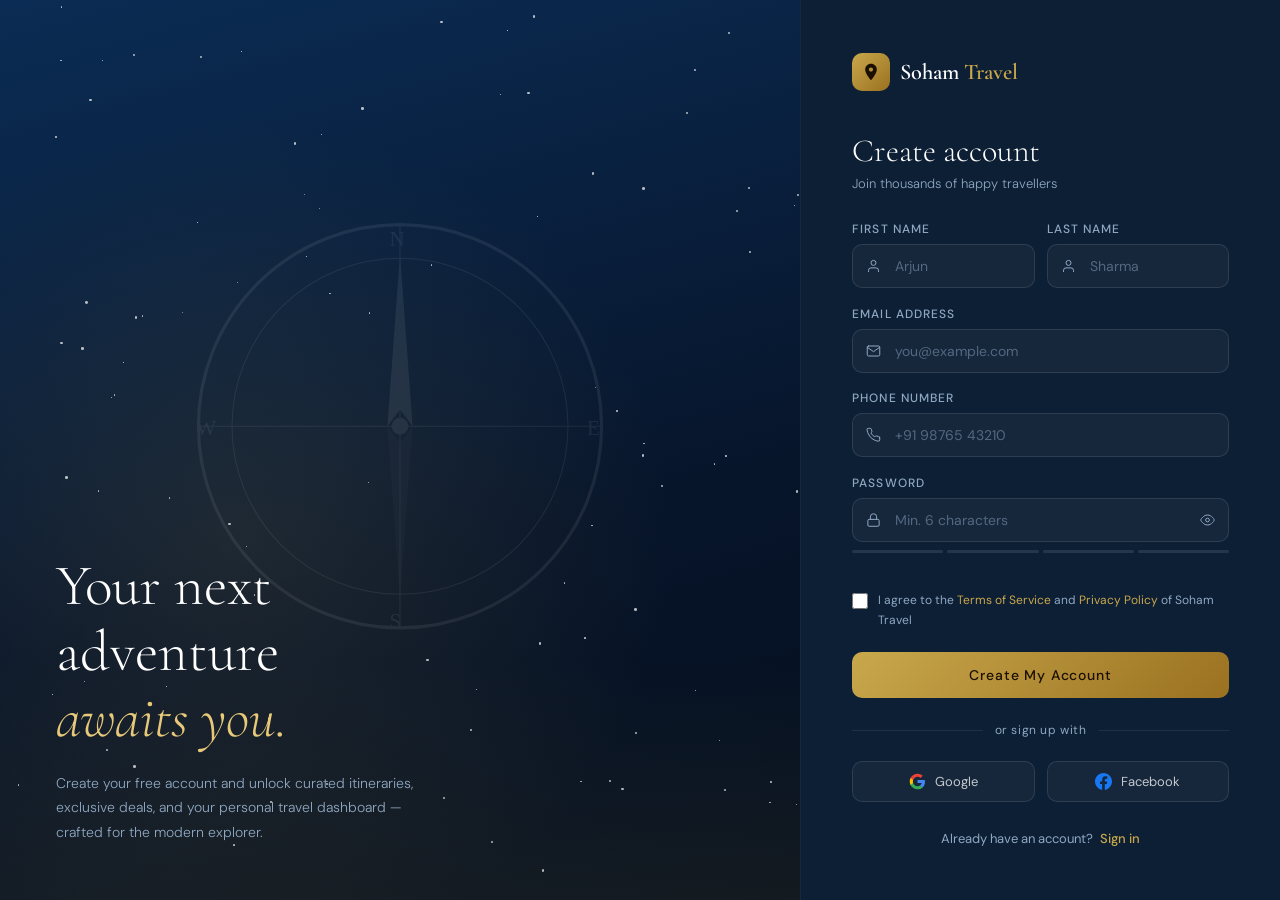
<file: index.html>
<!DOCTYPE html>
<html lang="en">
<head>
  <meta charset="UTF-8" />
  <meta name="viewport" content="width=device-width, initial-scale=1.0"/>
  <title>Register — Soham Travel</title>
  <link href="https://fonts.googleapis.com/css2?family=Cormorant+Garamond:ital,wght@0,300;0,400;0,600;1,300;1,400&family=DM+Sans:wght@300;400;500&display=swap" rel="stylesheet"/>
  <style>
    *, *::before, *::after { box-sizing: border-box; margin: 0; padding: 0; }

    :root {
      --navy: #0b1e3d;
      --deep: #07152b;
      --gold: #c9a84c;
      --gold-light: #e8c97a;
      --white: #ffffff;
      --text-muted: #8fa8c2;
    }

    html, body {
      height: 100%;
      font-family: 'DM Sans', sans-serif;
      background: var(--deep);
      color: var(--white);
    }

    .page {
      display: grid;
      grid-template-columns: 1fr 480px;
      min-height: 100vh;
    }

    /* ── Left Hero Panel ── */
    .hero {
      position: relative;
      overflow: hidden;
      background: var(--navy);
      display: flex;
      flex-direction: column;
      justify-content: flex-end;
      padding: 3.5rem;
    }

    .hero-bg {
      position: absolute; inset: 0;
      background:
        radial-gradient(ellipse at 30% 60%, rgba(201,168,76,0.12) 0%, transparent 55%),
        linear-gradient(165deg, #0b2c54 0%, #07152b 60%, #040e1c 100%);
    }

    .stars { position: absolute; inset: 0; pointer-events: none; }
    .star {
      position: absolute;
      border-radius: 50%;
      background: rgba(255,255,255,0.7);
      animation: twinkle 3s infinite ease-in-out alternate;
    }
    @keyframes twinkle {
      0%   { opacity: 0.2; transform: scale(1); }
      100% { opacity: 0.9; transform: scale(1.4); }
    }

    .compass-wrap {
      position: absolute;
      top: 50%; left: 50%;
      transform: translate(-50%, -55%);
      opacity: 0.07;
    }
    .compass-wrap svg { width: 420px; height: 420px; }

    .horizon {
      position: absolute;
      bottom: 0; left: 0; right: 0;
      height: 240px;
      background: linear-gradient(to top, rgba(201,168,76,0.08), transparent);
      pointer-events: none;
    }

    .hero-content { position: relative; z-index: 2; }

    .hero-title {
      font-family: 'Cormorant Garamond', serif;
      font-size: clamp(2.8rem, 4.5vw, 4.2rem);
      font-weight: 300;
      line-height: 1.15;
      color: var(--white);
      margin-bottom: 1.2rem;
    }
    .hero-title em { font-style: italic; color: var(--gold-light); }

    .hero-sub {
      font-size: 14px;
      font-weight: 300;
      color: var(--text-muted);
      line-height: 1.75;
      max-width: 360px;
    }

    /* ── Right Form Panel ── */
    .form-panel {
      background: #0d1f35;
      display: flex;
      flex-direction: column;
      justify-content: center;
      padding: 2.5rem 3.2rem;
      border-left: 1px solid rgba(255,255,255,0.04);
      overflow-y: auto;
    }

    .brand {
      display: flex;
      align-items: center;
      gap: 10px;
      margin-bottom: 2.5rem;
    }
    .brand-icon {
      width: 38px; height: 38px;
      border-radius: 10px;
      background: linear-gradient(135deg, var(--gold) 0%, #9a7120 100%);
      display: flex; align-items: center; justify-content: center;
      flex-shrink: 0;
    }
    .brand-name {
      font-family: 'Cormorant Garamond', serif;
      font-size: 1.4rem;
      font-weight: 600;
      color: var(--white);
    }
    .brand-name span { color: var(--gold); }

    .form-heading {
      font-family: 'Cormorant Garamond', serif;
      font-size: 2rem;
      font-weight: 300;
      color: var(--white);
      margin-bottom: .35rem;
    }
    .form-subheading {
      font-size: 13px;
      color: var(--text-muted);
      margin-bottom: 1.8rem;
      font-weight: 300;
    }

    .field { margin-bottom: 1.1rem; }
    .field label {
      display: block;
      font-size: 12px;
      letter-spacing: 0.09em;
      text-transform: uppercase;
      color: var(--text-muted);
      margin-bottom: 7px;
      font-weight: 500;
    }

    .input-wrap { position: relative; }
    .input-wrap .icon {
      position: absolute;
      left: 14px; top: 50%;
      transform: translateY(-50%);
      color: var(--text-muted);
      display: flex; align-items: center;
      pointer-events: none;
    }
    .input-wrap .toggle-pw {
      position: absolute;
      right: 14px; top: 50%;
      transform: translateY(-50%);
      background: none; border: none;
      cursor: pointer; color: var(--text-muted);
      display: flex; align-items: center;
      padding: 0; transition: color .2s;
    }
    .input-wrap .toggle-pw:hover { color: var(--gold); }

    .field input {
      width: 100%;
      padding: 12px 44px 12px 42px;
      background: rgba(255,255,255,0.04);
      border: 1px solid rgba(255,255,255,0.1);
      border-radius: 10px;
      color: var(--white);
      font-size: 14px;
      font-family: 'DM Sans', sans-serif;
      transition: border-color .25s, background .25s;
      outline: none;
    }
    .field input:focus {
      border-color: var(--gold);
      background: rgba(201,168,76,0.04);
    }
    .field input::placeholder { color: rgba(143,168,194,0.5); }

    /* Name row */
    .name-row {
      display: grid;
      grid-template-columns: 1fr 1fr;
      gap: 12px;
    }

    /* Password strength */
    .strength-bar {
      display: flex;
      gap: 4px;
      margin-top: 8px;
    }
    .strength-bar span {
      flex: 1;
      height: 3px;
      border-radius: 4px;
      background: rgba(255,255,255,0.1);
      transition: background .3s;
    }
    .strength-label {
      font-size: 11px;
      color: var(--text-muted);
      margin-top: 5px;
    }

    /* Terms */
    .terms {
      display: flex;
      align-items: flex-start;
      gap: 10px;
      margin: 1rem 0 1.4rem;
    }
    .terms input[type="checkbox"] {
      width: 16px; height: 16px;
      accent-color: var(--gold);
      cursor: pointer;
      margin-top: 2px;
      flex-shrink: 0;
    }
    .terms span {
      font-size: 12px;
      color: var(--text-muted);
      line-height: 1.6;
    }
    .terms a { color: var(--gold); text-decoration: none; }

    /* Register button */
    .btn-register {
      width: 100%;
      padding: 14px;
      background: linear-gradient(135deg, var(--gold) 0%, #9a7120 100%);
      border: none;
      border-radius: 10px;
      color: #1a0f00;
      font-size: 14px;
      font-weight: 500;
      font-family: 'DM Sans', sans-serif;
      letter-spacing: 0.06em;
      cursor: pointer;
      transition: opacity .2s, transform .15s;
      margin-bottom: 1.5rem;
    }
    .btn-register:hover { opacity: .92; transform: translateY(-1px); }
    .btn-register:active { transform: translateY(0); }
    .btn-register:disabled { opacity: .6; cursor: not-allowed; }

    /* Divider */
    .divider {
      display: flex;
      align-items: center;
      gap: 12px;
      margin-bottom: 1.4rem;
    }
    .divider::before, .divider::after {
      content: ''; flex: 1;
      height: 1px;
      background: rgba(255,255,255,0.08);
    }
    .divider span { font-size: 12px; color: var(--text-muted); letter-spacing: 0.05em; }

    /* Social */
    .socials { display: grid; grid-template-columns: 1fr 1fr; gap: 12px; margin-bottom: 1.8rem; }
    .btn-social {
      display: flex; align-items: center; justify-content: center;
      gap: 9px; padding: 11px 16px;
      background: rgba(255,255,255,0.04);
      border: 1px solid rgba(255,255,255,0.1);
      border-radius: 10px;
      color: rgba(255,255,255,0.75);
      font-size: 13px;
      font-family: 'DM Sans', sans-serif;
      cursor: pointer;
      transition: background .2s, border-color .2s, color .2s;
    }
    .btn-social:hover { background: rgba(255,255,255,0.07); border-color: rgba(255,255,255,0.2); color: var(--white); }

    /* Login row */
    .login-row { text-align: center; font-size: 13px; color: var(--text-muted); }
    .login-row a { color: var(--gold); text-decoration: none; font-weight: 500; margin-left: 4px; transition: color .2s; }
    .login-row a:hover { color: var(--gold-light); }

    /* Messages */
    .error-msg {
      display: none;
      background: rgba(226,75,74,0.12);
      border: 1px solid rgba(226,75,74,0.3);
      border-radius: 8px;
      padding: 10px 14px;
      font-size: 13px;
      color: #f09595;
      margin-bottom: 1rem;
      align-items: center;
      gap: 8px;
    }
    .success-msg {
      display: none;
      background: rgba(46,160,67,0.12);
      border: 1px solid rgba(46,160,67,0.3);
      border-radius: 8px;
      padding: 10px 14px;
      font-size: 13px;
      color: #7ee89a;
      margin-bottom: 1rem;
      align-items: center;
      gap: 8px;
    }

    /* Animations */
    @keyframes fadeUp {
      from { opacity: 0; transform: translateY(18px); }
      to   { opacity: 1; transform: translateY(0); }
    }
    .form-panel > * { animation: fadeUp .5s ease both; }
    .brand            { animation-delay: .05s; }
    .form-heading     { animation-delay: .10s; }
    .form-subheading  { animation-delay: .14s; }

    /* Responsive */
    @media (max-width: 860px) {
      .page { grid-template-columns: 1fr; }
      .hero { display: none; }
      .form-panel { padding: 2rem 1.8rem; }
    }
  </style>
</head>
<body>

<div class="page">

  <!-- ── Left Hero Panel ── -->
  <div class="hero">
    <div class="hero-bg"></div>
    <div class="stars" id="stars"></div>
    <div class="compass-wrap">
      <svg viewBox="0 0 200 200" fill="none" xmlns="http://www.w3.org/2000/svg">
        <circle cx="100" cy="100" r="96" stroke="white" stroke-width="1.5"/>
        <circle cx="100" cy="100" r="80" stroke="white" stroke-width="0.5"/>
        <circle cx="100" cy="100" r="4" fill="white"/>
        <line x1="100" y1="4" x2="100" y2="196" stroke="white" stroke-width="0.5"/>
        <line x1="4" y1="100" x2="196" y2="100" stroke="white" stroke-width="0.5"/>
        <polygon points="100,18 94,100 100,92 106,100" fill="white"/>
        <polygon points="100,182 94,100 100,108 106,100" fill="rgba(255,255,255,0.3)"/>
        <text x="95" y="14" fill="white" font-size="10" font-family="serif">N</text>
        <text x="95" y="196" fill="white" font-size="10" font-family="serif">S</text>
        <text x="3"  y="104" fill="white" font-size="10" font-family="serif">W</text>
        <text x="189" y="104" fill="white" font-size="10" font-family="serif">E</text>
      </svg>
    </div>
    <div class="horizon"></div>
    <div class="hero-content">
      <h1 class="hero-title">
        Your next<br/>adventure<br/><em>awaits you.</em>
      </h1>
      <p class="hero-sub">
        Create your free account and unlock curated itineraries, exclusive deals, and your personal travel dashboard — crafted for the modern explorer.
      </p>
    </div>
  </div>

  <!-- ── Right Form Panel ── -->
  <div class="form-panel">

    <!-- Brand -->
    <div class="brand">
      <div class="brand-icon">
        <svg viewBox="0 0 24 24" fill="none" xmlns="http://www.w3.org/2000/svg" width="20" height="20">
          <path d="M12 2C8.13 2 5 5.13 5 9c0 5.25 7 13 7 13s7-7.75 7-13c0-3.87-3.13-7-7-7zm0 9.5c-1.38 0-2.5-1.12-2.5-2.5S10.62 6.5 12 6.5s2.5 1.12 2.5 2.5S13.38 11.5 12 11.5z" fill="#1a0f00"/>
        </svg>
      </div>
      <div class="brand-name">Soham <span>Travel</span></div>
    </div>

    <h2 class="form-heading">Create account</h2>
    <p class="form-subheading">Join thousands of happy travellers</p>

    <!-- Error / Success -->
    <div class="error-msg" id="errorMsg">
      <svg width="16" height="16" viewBox="0 0 24 24" fill="none"><circle cx="12" cy="12" r="10" stroke="#f09595" stroke-width="2"/><path d="M12 8v4M12 16h.01" stroke="#f09595" stroke-width="2" stroke-linecap="round"/></svg>
      <span id="errorText">Something went wrong.</span>
    </div>
    <div class="success-msg" id="successMsg">
      <svg width="16" height="16" viewBox="0 0 24 24" fill="none"><circle cx="12" cy="12" r="10" stroke="#7ee89a" stroke-width="2"/><path d="M8 12l3 3 5-5" stroke="#7ee89a" stroke-width="2" stroke-linecap="round"/></svg>
      <span>Account created! Redirecting to login...</span>
    </div>

    <!-- Name Row -->
    <div class="name-row">
      <div class="field">
        <label for="firstName">First Name</label>
        <div class="input-wrap">
          <span class="icon">
            <svg width="15" height="15" viewBox="0 0 24 24" fill="none"><path d="M20 21v-2a4 4 0 0 0-4-4H8a4 4 0 0 0-4 4v2" stroke="#8fa8c2" stroke-width="1.6" stroke-linecap="round"/><circle cx="12" cy="7" r="4" stroke="#8fa8c2" stroke-width="1.6"/></svg>
          </span>
          <input type="text" id="firstName" placeholder="Arjun" autocomplete="given-name"/>
        </div>
      </div>
      <div class="field">
        <label for="lastName">Last Name</label>
        <div class="input-wrap">
          <span class="icon">
            <svg width="15" height="15" viewBox="0 0 24 24" fill="none"><path d="M20 21v-2a4 4 0 0 0-4-4H8a4 4 0 0 0-4 4v2" stroke="#8fa8c2" stroke-width="1.6" stroke-linecap="round"/><circle cx="12" cy="7" r="4" stroke="#8fa8c2" stroke-width="1.6"/></svg>
          </span>
          <input type="text" id="lastName" placeholder="Sharma" autocomplete="family-name"/>
        </div>
      </div>
    </div>

    <!-- Email -->
    <div class="field">
      <label for="email">Email Address</label>
      <div class="input-wrap">
        <span class="icon">
          <svg width="15" height="15" viewBox="0 0 24 24" fill="none"><path d="M4 4h16c1.1 0 2 .9 2 2v12c0 1.1-.9 2-2 2H4c-1.1 0-2-.9-2-2V6c0-1.1.9-2 2-2z" stroke="#8fa8c2" stroke-width="1.6" stroke-linecap="round"/><polyline points="22,6 12,13 2,6" stroke="#8fa8c2" stroke-width="1.6" stroke-linecap="round"/></svg>
        </span>
        <input type="email" id="email" placeholder="you@example.com" autocomplete="email"/>
      </div>
    </div>

    <!-- Phone -->
    <div class="field">
      <label for="phone">Phone Number</label>
      <div class="input-wrap">
        <span class="icon">
          <svg width="15" height="15" viewBox="0 0 24 24" fill="none"><path d="M22 16.92v3a2 2 0 0 1-2.18 2 19.79 19.79 0 0 1-8.63-3.07A19.5 19.5 0 0 1 4.69 12 19.79 19.79 0 0 1 1.61 3.4 2 2 0 0 1 3.6 1.22h3a2 2 0 0 1 2 1.72c.127.96.361 1.903.7 2.81a2 2 0 0 1-.45 2.11L7.91 8.91a16 16 0 0 0 6 6l.91-.91a2 2 0 0 1 2.11-.45c.907.339 1.85.573 2.81.7A2 2 0 0 1 21.73 16.92z" stroke="#8fa8c2" stroke-width="1.6" stroke-linecap="round"/></svg>
        </span>
        <input type="tel" id="phone" placeholder="+91 98765 43210" autocomplete="tel"/>
      </div>
    </div>

    <!-- Password -->
    <div class="field">
      <label for="password">Password</label>
      <div class="input-wrap">
        <span class="icon">
          <svg width="15" height="15" viewBox="0 0 24 24" fill="none"><rect x="3" y="11" width="18" height="11" rx="2" stroke="#8fa8c2" stroke-width="1.6"/><path d="M7 11V7a5 5 0 0 1 10 0v4" stroke="#8fa8c2" stroke-width="1.6" stroke-linecap="round"/></svg>
        </span>
        <input type="password" id="password" placeholder="Min. 6 characters" autocomplete="new-password" oninput="checkStrength(this.value)"/>
        <button class="toggle-pw" type="button" id="togglePw">
          <svg id="eyeIcon" width="15" height="15" viewBox="0 0 24 24" fill="none">
            <path d="M1 12s4-8 11-8 11 8 11 8-4 8-11 8-11-8-11-8z" stroke="#8fa8c2" stroke-width="1.6"/>
            <circle cx="12" cy="12" r="3" stroke="#8fa8c2" stroke-width="1.6"/>
          </svg>
        </button>
      </div>
      <div class="strength-bar" id="strengthBar">
        <span id="s1"></span>
        <span id="s2"></span>
        <span id="s3"></span>
        <span id="s4"></span>
      </div>
      <p class="strength-label" id="strengthLabel"></p>
    </div>

    <!-- Terms -->
    <div class="terms">
      <input type="checkbox" id="terms"/>
      <span>I agree to the <a href="#">Terms of Service</a> and <a href="#">Privacy Policy</a> of Soham Travel</span>
    </div>

    <!-- Register Button -->
    <button class="btn-register" id="registerBtn" type="button">Create My Account</button>

    <!-- Divider -->
    <div class="divider"><span>or sign up with</span></div>

    <!-- Social -->
    <div class="socials">
      <button class="btn-social" type="button">
        <svg width="17" height="17" viewBox="0 0 24 24"><path d="M22.56 12.25c0-.78-.07-1.53-.2-2.25H12v4.26h5.92c-.26 1.37-1.04 2.53-2.21 3.31v2.77h3.57c2.08-1.92 3.28-4.74 3.28-8.09z" fill="#4285F4"/><path d="M12 23c2.97 0 5.46-.98 7.28-2.66l-3.57-2.77c-.98.66-2.23 1.06-3.71 1.06-2.86 0-5.29-1.93-6.16-4.53H2.18v2.84C3.99 20.53 7.7 23 12 23z" fill="#34A853"/><path d="M5.84 14.09c-.22-.66-.35-1.36-.35-2.09s.13-1.43.35-2.09V7.07H2.18C1.43 8.55 1 10.22 1 12s.43 3.45 1.18 4.93l2.85-2.22.81-.62z" fill="#FBBC05"/><path d="M12 5.38c1.62 0 3.06.56 4.21 1.64l3.15-3.15C17.45 2.09 14.97 1 12 1 7.7 1 3.99 3.47 2.18 7.07l3.66 2.84c.87-2.6 3.3-4.53 6.16-4.53z" fill="#EA4335"/></svg>
        Google
      </button>
      <button class="btn-social" type="button">
        <svg width="17" height="17" viewBox="0 0 24 24" fill="none"><path d="M24 12.073c0-6.627-5.373-12-12-12s-12 5.373-12 12c0 5.99 4.388 10.954 10.125 11.854v-8.385H7.078v-3.47h3.047V9.43c0-3.007 1.792-4.669 4.533-4.669 1.312 0 2.686.235 2.686.235v2.953H15.83c-1.491 0-1.956.925-1.956 1.874v2.25h3.328l-.532 3.47h-2.796v8.385C19.612 23.027 24 18.062 24 12.073z" fill="#1877F2"/></svg>
        Facebook
      </button>
    </div>

    <!-- Login -->
    <p class="login-row">
      Already have an account?
      <a href="login.html">Sign in</a>
    </p>

  </div>
</div>

<script>
  // Stars
  const starsEl = document.getElementById('stars');
  for (let i = 0; i < 90; i++) {
    const s = document.createElement('div');
    s.className = 'star';
    const size = Math.random() * 2.2 + .6;
    s.style.cssText = `width:${size}px;height:${size}px;top:${Math.random()*100}%;left:${Math.random()*100}%;animation-delay:${Math.random()*4}s;animation-duration:${2+Math.random()*3}s;`;
    starsEl.appendChild(s);
  }

  // Toggle password
  const pwInput  = document.getElementById('password');
  const togglePw = document.getElementById('togglePw');
  const eyeIcon  = document.getElementById('eyeIcon');
  const eyeOpen  = `<path d="M1 12s4-8 11-8 11 8 11 8-4 8-11 8-11-8-11-8z" stroke="#c9a84c" stroke-width="1.6"/><circle cx="12" cy="12" r="3" stroke="#c9a84c" stroke-width="1.6"/>`;
  const eyeClosed= `<path d="M17.94 17.94A10.07 10.07 0 0 1 12 20c-7 0-11-8-11-8a18.45 18.45 0 0 1 5.06-5.94M9.9 4.24A9.12 9.12 0 0 1 12 4c7 0 11 8 11 8a18.5 18.5 0 0 1-2.16 3.19m-6.72-1.07a3 3 0 1 1-4.24-4.24" stroke="#c9a84c" stroke-width="1.6" stroke-linecap="round"/><line x1="1" y1="1" x2="23" y2="23" stroke="#c9a84c" stroke-width="1.6" stroke-linecap="round"/>`;
  togglePw.addEventListener('click', () => {
    const isText = pwInput.type === 'text';
    pwInput.type = isText ? 'password' : 'text';
    eyeIcon.innerHTML = isText ? eyeOpen : eyeClosed;
  });

  // Password strength
  function checkStrength(val) {
    const bars   = [s1, s2, s3, s4];
    const label  = document.getElementById('strengthLabel');
    let score = 0;
    if (val.length >= 6)  score++;
    if (val.length >= 10) score++;
    if (/[A-Z]/.test(val) && /[0-9]/.test(val)) score++;
    if (/[^A-Za-z0-9]/.test(val)) score++;

    const colors = ['#e24a4a','#f0a050','#f0d050','#50c878'];
    const labels = ['Weak','Fair','Good','Strong'];
    bars.forEach((b, i) => {
      b.style.background = i < score ? colors[score - 1] : 'rgba(255,255,255,0.1)';
    });
    label.textContent = val.length ? labels[score - 1] || '' : '';
    label.style.color = score ? colors[score - 1] : '';
  }

  // Register
  const registerBtn = document.getElementById('registerBtn');
  const errorMsg    = document.getElementById('errorMsg');
  const errorText   = document.getElementById('errorText');
  const successMsg  = document.getElementById('successMsg');

  registerBtn.addEventListener('click', async () => {
    const firstName = document.getElementById('firstName').value.trim();
    const lastName  = document.getElementById('lastName').value.trim();
    const email     = document.getElementById('email').value.trim();
    const phone     = document.getElementById('phone').value.trim();
    const password  = document.getElementById('password').value;
    const terms     = document.getElementById('terms').checked;

    // Validation
    if (!firstName || !lastName || !email || !password) {
      showError('Please fill in all required fields.');
      return;
    }
    if (!/^[^\s@]+@[^\s@]+\.[^\s@]+$/.test(email)) {
      showError('Please enter a valid email address.');
      return;
    }
    if (password.length < 6) {
      showError('Password must be at least 6 characters.');
      return;
    }
    if (!terms) {
      showError('Please agree to the Terms of Service.');
      return;
    }

    registerBtn.textContent = 'Creating account…';
    registerBtn.disabled = true;
    hideMessages();

    try {
      const response = await fetch('https://sohamtravel-backend-production.up.railway.app/api/auth/register', {
        method: 'POST',
        headers: { 'Content-Type': 'application/json' },
        body: JSON.stringify({
          name: firstName + ' ' + lastName,
          email,
          password
        })
      });

      const data = await response.json();

      if (!response.ok) {
        showError(data.message || 'Registration failed.');
        registerBtn.textContent = 'Create My Account';
        registerBtn.disabled = false;
        return;
      }

      // Show success and redirect
      successMsg.style.display = 'flex';
      setTimeout(() => {
        window.location.href = 'login.html';
      }, 2000);

    } catch (err) {
      showError('Cannot connect to server. Make sure backend is running!');
      registerBtn.textContent = 'Create My Account';
      registerBtn.disabled = false;
    }
  });

  function showError(msg) {
    errorText.textContent = msg;
    errorMsg.style.display = 'flex';
  }
  function hideMessages() {
    errorMsg.style.display = 'none';
    successMsg.style.display = 'none';
  }

  // Dismiss error on input
  document.querySelectorAll('input').forEach(inp => {
    inp.addEventListener('input', hideMessages);
  });
</script>
</body>
</html>
</file>
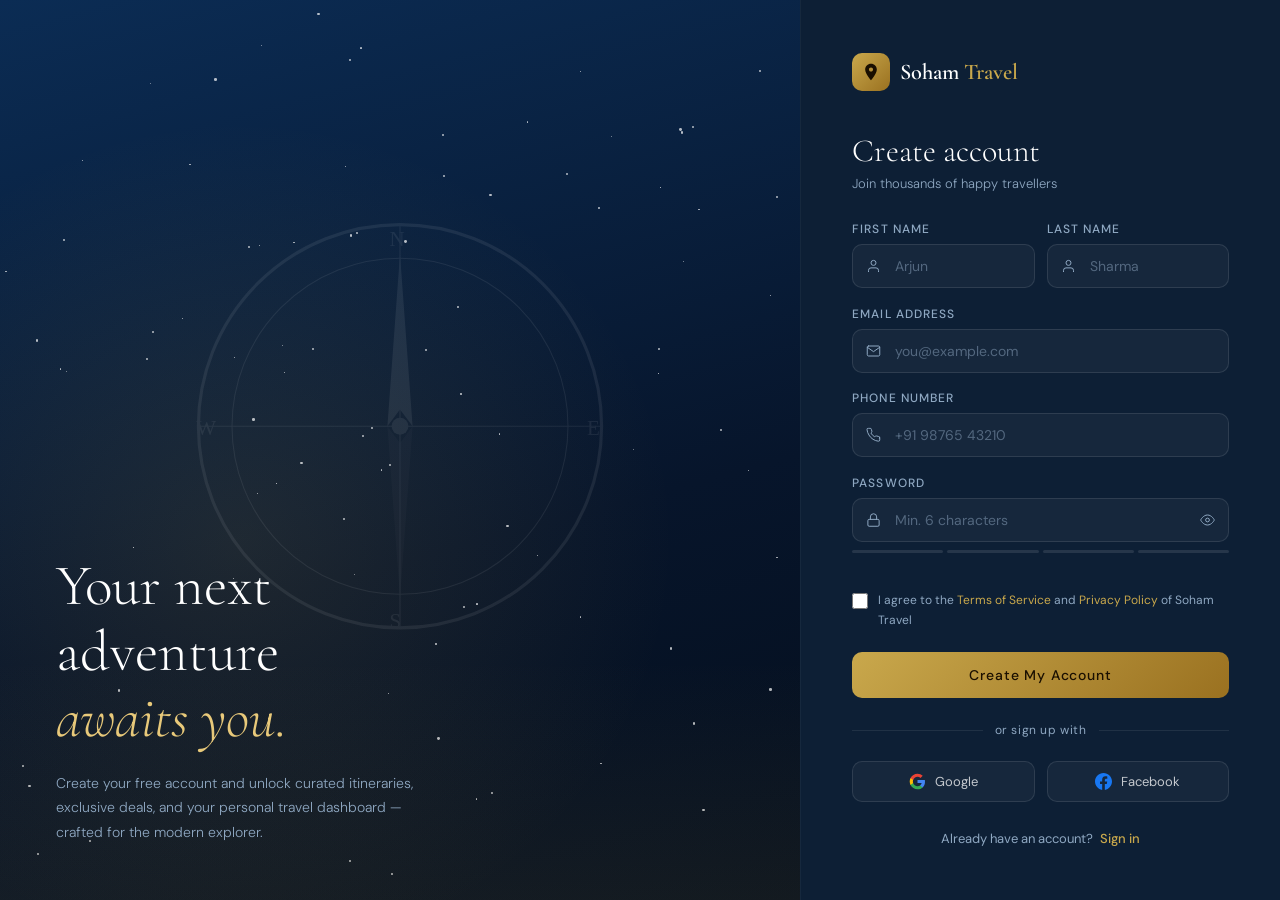
<file: home.html>
<!DOCTYPE html>
<html lang="en">
<head>
  <meta charset="UTF-8">
  <meta name="viewport" content="width=device-width, initial-scale=1.0">
  <title>Soham Travel Agency</title>
  <link href="https://fonts.googleapis.com/css2?family=Cormorant+Garamond:ital,wght@0,300;0,400;0,600;1,300;1,400&family=DM+Sans:wght@300;400;500&display=swap" rel="stylesheet">
  <link rel="stylesheet" href="style.css">
</head>
<body>

<!-- ── NAVIGATION ── -->
<nav>
  <div class="logo">SOHAM<span>TRAVEL</span></div>
  <ul>
    <li><a href="#destinations">Destinations</a></li>
    <li><a href="#why">Why Us</a></li>
    <li><a href="#booking">Book</a></li>
    <li><a href="#" onclick="logout()">Logout</a></li>
  </ul>
</nav>

<!-- ── HERO ── -->
<section id="hero">
  <p class="hero-tag">✦ Curated journeys since 2005</p>
  <h1 class="hero-title">The World<br>Awaits <em>You</em></h1>
  <p class="hero-sub">Soham Travel crafts unforgettable escapes — from ancient temples to glacial fjords, each journey is shaped around your story.</p>
  <a href="#destinations" class="btn-primary">Explore Destinations</a>
</section>

<!-- ── DESTINATIONS ── -->
<section id="destinations">
  <div class="dest-header">
    <p class="section-label">✦ Where will you go</p>
    <h2 class="section-title">Our <em>Finest</em> Destinations</h2>
  </div>

  <div class="dest-grid">

    <!-- Card 1: Kyoto -->
    <div class="dest-card" onclick="toggleDetail('kyoto')">
      <img src="https://images.unsplash.com/photo-1493976040374-85c8e12f0c0e?w=900&q=80" alt="Kyoto">
      <div class="dest-overlay">
        <span class="dest-number">01</span>
        <p class="dest-region">Japan, Asia</p>
        <h3 class="dest-name">Kyoto</h3>
        <p class="dest-desc">Where centuries-old temples merge with bamboo forests and cherry-blossom lanes — Kyoto is living poetry.</p>
        <div class="dest-tags">
          <span class="tag">Temples</span>
          <span class="tag">Nature</span>
          <span class="tag">Culture</span>
        </div>
        <button class="dest-cta">Explore →</button>
      </div>
    </div>

    <!-- Card 2: Santorini -->
    <div class="dest-card" onclick="toggleDetail('santorini')">
      <img src="https://images.unsplash.com/photo-1507525428034-b723cf961d3e?w=800&q=80" alt="Santorini">
      <div class="dest-overlay">
        <span class="dest-number">02</span>
        <p class="dest-region">Greece, Europe</p>
        <h3 class="dest-name">Santorini</h3>
        <p class="dest-desc">Clifftop villages glowing white against the Aegean — sunsets here are nothing short of mythological.</p>
        <div class="dest-tags">
          <span class="tag">Island</span>
          <span class="tag">Beaches</span>
          <span class="tag">Luxury</span>
        </div>
        <button class="dest-cta">Explore →</button>
      </div>
    </div>

    <!-- Card 3: Patagonia -->
    <div class="dest-card" onclick="toggleDetail('patagonia')">
      <img src="https://images.unsplash.com/photo-1501854140801-50d01698950b?w=800&q=80" alt="Patagonia">
      <div class="dest-overlay">
        <span class="dest-number">03</span>
        <p class="dest-region">Argentina / Chile, South America</p>
        <h3 class="dest-name">Patagonia</h3>
        <p class="dest-desc">Glaciers, steppe, and jagged granite towers — the raw edge of the Earth for those who seek true wilderness.</p>
        <div class="dest-tags">
          <span class="tag">Trekking</span>
          <span class="tag">Glaciers</span>
          <span class="tag">Wildlife</span>
        </div>
        <button class="dest-cta">Explore →</button>
      </div>
    </div>

    <!-- Card 4: Morocco -->
    <div class="dest-card" onclick="toggleDetail('morocco')">
      <img src="https://images.unsplash.com/photo-1539020140153-e479b8c22e70?w=800&q=80" alt="Morocco">
      <div class="dest-overlay">
        <span class="dest-number">04</span>
        <p class="dest-region">North Africa</p>
        <h3 class="dest-name">Morocco</h3>
        <p class="dest-desc">Labyrinthine medinas, Saharan dunes, and spice-laden souks — Morocco is a feast for every sense.</p>
        <div class="dest-tags">
          <span class="tag">Desert</span>
          <span class="tag">Culture</span>
          <span class="tag">History</span>
        </div>
        <button class="dest-cta">Explore →</button>
      </div>
    </div>

    <!-- Card 5: Maldives -->
    <div class="dest-card" onclick="toggleDetail('maldives')">
      <img src="https://images.unsplash.com/photo-1514282401047-d79a71a590e8?w=800&q=80" alt="Maldives">
      <div class="dest-overlay">
        <span class="dest-number">05</span>
        <p class="dest-region">Indian Ocean</p>
        <h3 class="dest-name">Maldives</h3>
        <p class="dest-desc">Turquoise lagoons, overwater bungalows, and coral reefs teeming with life — paradise in its purest form.</p>
        <div class="dest-tags">
          <span class="tag">Overwater</span>
          <span class="tag">Snorkelling</span>
          <span class="tag">Romance</span>
        </div>
        <button class="dest-cta">Explore →</button>
      </div>
    </div>

  </div><!-- /.dest--->

  <!-- ── DETAIL PANELS ── -->
  <div class="dest-detail" id="detail-kyoto">
    <div class="detail-info">
      <h3>Kyoto, Japan</h3>
      <p class="sub">✦ East Asia · Best visited: Mar – May, Oct – Nov</p>
      <p>Kyoto is Japan's ancient imperial capital, home to over 1,600 Buddhist temples and 400 Shinto shrines. Walking through Arashiyama's bamboo grove at dawn, catching the golden glow of Kinkaku-ji's reflection on still water, or witnessing a geisha glide through the cobblestone lanes of Gion — these are moments that redefine what travel can feel like.</p>
      <p>The city pulses with seasonal drama: sakura in spring paints the riverbanks pink, and autumn transforms the maple hills into tapestries of amber and crimson. Traditional kaiseki dinners, tea ceremony experiences, and zazen meditation retreats complete a journey that is as deeply internal as it is external.</p>
      <div class="detail-facts">
        <div class="fact"><p class="fact-label">Duration</p><p class="fact-value">5 – 10 days</p></div>
        <div class="fact"><p class="fact-label">Climate</p><p class="fact-value">Temperate</p></div>
        <div class="fact"><p class="fact-label">Starting from</p><p class="fact-value">₹1,20,000</p></div>
        <div class="fact"><p class="fact-label">Highlight</p><p class="fact-value">Fushimi Inari</p></div>
      </div>
      <button class="detail-close" onclick="toggleDetail('kyoto')">✕ Close</button>
    </div>
    <div>
      <img src="https://images.unsplash.com/photo-1528360983277-13d401cdc186?w=700&q=80" alt="Kyoto Detail" class="detail-img">
    </div>
  </div>

  <div class="dest-detail" id="detail-santorini">
    <div class="detail-info">
      <h3>Santorini, Greece</h3>
      <p class="sub">✦ Aegean Sea · Best visited: Apr – Jun, Sep – Oct</p>
      <p>Born from a volcanic caldera, Santorini is perhaps the world's most photographed island — and rightly so. The iconic blue-domed churches of Oia, the cliffside village of Imerovigli, and the black-sand beaches of Perissa form a landscape of breathtaking contrasts.</p>
      <p>Beyond the postcard scenery lies a rich culinary culture built on local tomatoes, white eggplant, and wines grown in volcanic soil like no other. Sunset sailing tours, private villa stays, and guided vineyard experiences make this the ultimate romantic escape.</p>
      <div class="detail-facts">
        <div class="fact"><p class="fact-label">Duration</p><p class="fact-value">4 – 7 days</p></div>
        <div class="fact"><p class="fact-label">Climate</p><p class="fact-value">Mediterranean</p></div>
        <div class="fact"><p class="fact-label">Starting from</p><p class="fact-value">₹95,000</p></div>
        <div class="fact"><p class="fact-label">Highlight</p><p class="fact-value">Oia Sunset</p></div>
      </div>
      <button class="detail-close" onclick="toggleDetail('santorini')">✕ Close</button>
    </div>
    <div>
      <img src="https://images.unsplash.com/photo-1469796466635-455ede028aca?w=700&q=80" alt="Santorini Detail" class="detail-img">
    </div>
  </div>

  <div class="dest-detail" id="detail-patagonia">
    <div class="detail-info">
      <h3>Patagonia</h3>
      <p class="sub">✦ South America · Best visited: Nov – Mar</p>
      <p>Stretching across the southern tip of Argentina and Chile, Patagonia is one of Earth's last great wildernesses. The Torres del Paine massif rises impossibly from the steppe, glaciers calve into milky blue lakes, and condors trace lazy circles overhead.</p>
      <p>Multi-day treks on the legendary "W" and "O" circuits reward hikers with landscapes that feel extraterrestrial. Ice-trekking on the Perito Moreno Glacier, navigating Tierra del Fuego's channels by boat, and sleeping under skies thick with stars make Patagonia a journey that changes people.</p>
      <div class="detail-facts">
        <div class="fact"><p class="fact-label">Duration</p><p class="fact-value">10 – 18 days</p></div>
        <div class="fact"><p class="fact-label">Climate</p><p class="fact-value">Subpolar</p></div>
        <div class="fact"><p class="fact-label">Starting from</p><p class="fact-value">₹1,85,000</p></div>
        <div class="fact"><p class="fact-label">Highlight</p><p class="fact-value">Torres del Paine</p></div>
      </div>
      <button class="detail-close" onclick="toggleDetail('patagonia')">✕ Close</button>
    </div>
    <div>
      <img src="https://images.unsplash.com/photo-1468818438311-4bab781ab9b8?w=700&q=80" alt="Patagonia Detail" class="detail-img">
    </div>
  </div>

  <div class="dest-detail" id="detail-morocco">
    <div class="detail-info">
      <h3>Morocco</h3>
      <p class="sub">✦ North Africa · Best visited: Mar – May, Sep – Nov</p>
      <p>Morocco is a country that overwhelms the senses in the best possible way. The medieval medina of Fes, a UNESCO World Heritage site, is one of the world's largest car-free urban areas — a maze of tanneries, mosques, and hidden riads where the medieval world never quite left.</p>
      <p>Beyond the cities, the Sahara awaits. Camel treks into the Erg Chebbi dunes at sunset, nights in luxury desert camps under a canopy of stars, and the silence of a landscape that stretches to Algeria — Morocco offers the rare gift of feeling genuinely remote.</p>
      <div class="detail-facts">
        <div class="fact"><p class="fact-label">Duration</p><p class="fact-value">7 – 12 days</p></div>
        <div class="fact"><p class="fact-label">Climate</p><p class="fact-value">Arid / Semi-arid</p></div>
        <div class="fact"><p class="fact-label">Starting from</p><p class="fact-value">₹75,000</p></div>
        <div class="fact"><p class="fact-label">Highlight</p><p class="fact-value">Sahara Dunes</p></div>
      </div>
      <button class="detail-close" onclick="toggleDetail('morocco')">✕ Close</button>
    </div>
    <div>
      <img src="https://images.unsplash.com/photo-1539020140153-e479b8c22e70?w=700&q=80" alt="Morocco Detail" class="detail-img">
    </div>
  </div>

  <div class="dest-detail" id="detail-maldives">
    <div class="detail-info">
      <h3>Maldives</h3>
      <p class="sub">✦ Indian Ocean · Best visited: Nov – Apr</p>
      <p>The Maldives is a nation of 1,200 coral islands scattered across the Indian Ocean — an archipelago so low-lying it barely grazes the surface of the sea. Overwater bungalows extend on stilts above lagoons of impossible blue, and beneath the surface lies one of the richest marine ecosystems on the planet.</p>
      <p>Manta rays glide through cleaning stations, whale sharks cruise the outer atolls, and bioluminescent plankton light up the shoreline at night. Whether you seek a honeymoon sanctuary, a diving expedition, or simply to float weightless in warm water with nothing but horizon ahead, the Maldives delivers without compromise.</p>
      <div class="detail-facts">
        <div class="fact"><p class="fact-label">Duration</p><p class="fact-value">5 – 8 days</p></div>
        <div class="fact"><p class="fact-label">Climate</p><p class="fact-value">Tropical</p></div>
        <div class="fact"><p class="fact-label">Starting from</p><p class="fact-value">₹1,40,000</p></div>
        <div class="fact"><p class="fact-label">Highlight</p><p class="fact-value">Coral Reefs</p></div>
      </div>
      <button class="detail-close" onclick="toggleDetail('maldives')">✕ Close</button>
    </div>
    <div>
      <img src="https://images.unsplash.com/photo-1573843981267-be1999ff37cd?w=700&q=80" alt="Maldives Detail" class="detail-img">
    </div>
  </div>

</section><!-- /#destinations -->

<!-- ── WHY US ── -->
<section id="why">
  <div>
    <p class="section-label">✦ Our promise</p>
    <h2 class="section-title">Why Travel <em>With Us</em></h2>
  </div>
  <div class="why-grid">
    <div class="why-card">
      <div class="why-icon">🌿</div>
      <h4>Curated Itineraries</h4>
      <p>Every journey is hand-crafted by our destination experts — no cookie-cutter packages. Your trip reflects your rhythm, interests, and pace.</p>
    </div>
    <div class="why-card">
      <div class="why-icon">🏡</div>
      <h4>Handpicked Stays</h4>
      <p>We only partner with hotels, boutique lodges, and resorts we've personally vetted — places that surprise and exceed expectations.</p>
    </div>
    <div class="why-card">
      <div class="why-icon">🧭</div>
      <h4>24/7 On-Ground Support</h4>
      <p>Our local guides and around-the-clock support team ensure that no matter where you are, help is always one call away.</p>
    </div>
    <div class="why-card">
      <div class="why-icon">🌍</div>
      <h4>Responsible Travel</h4>
      <p>We offset carbon on every trip, support local economies, and partner with conservation projects at each destination we serve.</p>
    </div>
    <div class="why-card">
      <div class="why-icon">💎</div>
      <h4>Luxury for All Budgets</h4>
      <p>From intimate boutique escapes to full luxury expeditions — we design experiences that feel extraordinary at every price point.</p>
    </div>
    <div class="why-card">
      <div class="why-icon">📸</div>
      <h4>Memory-Making Moments</h4>
      <p>We include exclusive access — sunrise temple entries, private beach dinners, after-hours museum tours — the moments others miss.</p>
    </div>
  </div>
</section>

<!-- ── BOOKING ── -->
<section id="booking">
  <div class="booking-wrap">
    <div class="booking-info">
      <p class="section-label">✦ Start your journey</p>
      <h2 class="section-title">Book Your <em>Dream</em> Trip</h2>
      <p>Fill in your details and one of our travel consultants will reach out within 24 hours to design your perfect itinerary. Every enquiry is complimentary and without obligation.</p>
      <div class="why-card contact-card">
        <p>📞 &nbsp;+91 98765 43210<br>✉️ &nbsp;hello@sohamtravel.in<br>🕐 &nbsp;Mon–Sat, 9 AM – 7 PM IST</p>
      </div>
    </div>

    <div class="booking-form">
      <div class="form-row">
        <div class="form-group">
          <label>First Name</label>
          <input type="text" id="fname" placeholder="Arjun">
        </div>
        <div class="form-group">
          <label>Last Name</label>
          <input type="text" id="lname" placeholder="Sharma">
        </div>
      </div>
      <div class="form-group">
        <label>Email Address</label>
        <input type="email" id="email" placeholder="you@example.com">
      </div>
      <div class="form-group">
        <label>Phone Number</label>
        <input type="tel" id="phone" placeholder="+91 98765 43210">
      </div>
      <div class="form-row">
        <div class="form-group">
          <label>Destination</label>
          <select id="dest">
            <option value="">— Select —</option>
            <option value="kyoto">Kyoto, Japan</option>
            <option value="santorini">Santorini, Greece</option>
            <option value="patagonia">Patagonia</option>
            <option value="morocco">Morocco</option>
            <option value="maldives">Maldives</option>
          </select>
        </div>
        <div class="form-group">
          <label>Number of Travellers</label>
          <select id="travellers">
            <option>1 – Solo</option>
            <option>2 – Couple</option>
            <option>3 – 4</option>
            <option>5 – 8</option>
            <option>9+</option>
          </select>
        </div>
      </div>
      <div class="form-row">
        <div class="form-group">
          <label>Preferred Travel Date</label>
          <input type="date" id="tdate">
        </div>
        <div class="form-group">
          <label>Budget (Per Person)</label>
          <select id="budget">
            <option>Under ₹75,000</option>
            <option>₹75,000 – ₹1,50,000</option>
            <option>₹1,50,000 – ₹3,00,000</option>
            <option>₹3,00,000+</option>
          </select>
        </div>
      </div>
      <div class="form-group">
        <label>Special Requests / Notes</label>
        <textarea id="notes" placeholder="Dietary requirements, accessibility needs, interests…"></textarea>
      </div>
      <button class="submit-btn" onclick="submitBooking()">Request My Trip →</button>
      <div class="success-msg" id="success">
  <div style="text-align:center; padding: 10px 0;">
    <div style="font-size: 2rem; margin-bottom: 10px;">✈️</div>
    <h3 style="color: #c9a84c; font-family: 'Cormorant Garamond', serif; font-size: 1.4rem; margin-bottom: 8px;">Your Trip is Confirmed!</h3>
    <p style="color: #8fa8c2; font-size: 13px; line-height: 1.7;">
      Thank you for choosing Soham Travel! 🎉<br>
      A confirmation email has been sent to your inbox.<br>
      Our consultant will contact you within <strong style="color:#c9a84c">24 hours</strong>.
    </p>
  </div>
</div>
    </div>
  </div>
</section>

<!-- ── FOOTER ── -->
<footer>
  <div class="footer-logo">SOHAM Travel</div>
  <p>© 2026 Soham Travel Agency. All rights reserved.</p>
  <p>Crafted with care for every journey.</p>
</footer>

<script src="script.js"></script>

  <script>
    // Check if user is logged in
const token = localStorage.getItem('soham_token');
if (!token) {
  window.location.href = 'index.html';
}
function logout() {
    localStorage.removeItem('soham_token');
    localStorage.removeItem('soham_user');
    window.location.href = 'login.html';
  }
    async function submitBooking() {
  const btn = document.querySelector('.submit-btn');
  const firstName   = document.getElementById('fname').value.trim();
  const lastName    = document.getElementById('lname').value.trim();
  const email       = document.getElementById('email').value.trim();
  const phone       = document.getElementById('phone').value.trim();
  const destination = document.getElementById('dest').value;
  const travellers  = document.getElementById('travellers').value;
  const travelDate  = document.getElementById('tdate').value;
  const budget      = document.getElementById('budget').value;
  const notes       = document.getElementById('notes').value.trim();

  if (!firstName || !lastName || !email || !phone || !destination || !travelDate) {
    alert('Please fill in all required fields!');
    return;
  }

  // Show loading
  btn.textContent = '⏳ Please wait...';
  btn.disabled = true;

  try {
    const response = await fetch('https://sohamtravel-backend-production.up.railway.app/api/bookings', {
      method: 'POST',
      headers: { 'Content-Type': 'application/json' },
      body: JSON.stringify({
        firstName, lastName, email,
        phone, destination, travellers,
        travelDate, budget, notes
      })
    });

    const data = await response.json();

    if (response.ok) {
      showBookingModal();
    } else {
      alert('Error: ' + data.message);
    }

  } catch (err) {
    alert('Server is waking up! Please click again in 10 seconds.');
  } finally {
    btn.textContent = 'REQUEST MY TRIP →';
    btn.disabled = false;
  }
}
function closeModal() {
  document.getElementById('bookingModal').style.display = 'none';
}
  </script>
  <!-- Success Modal -->
<div id="bookingModal" style="
  display:none;
  position:fixed;
  top:0; left:0;
  width:100%; height:100%;
  background:rgba(0,0,0,0.7);
  z-index:9999;
  align-items:center;
  justify-content:center;
">
  <div style="
    background:#0d1f35;
    border:1px solid rgba(201,168,76,0.3);
    border-radius:20px;
    padding:3rem 2.5rem;
    max-width:450px;
    width:90%;
    text-align:center;
    animation: popIn 0.4s ease;
  ">
    <div style="font-size:3rem; margin-bottom:1rem;">✈️</div>
    <h2 style="
      font-family:'Cormorant Garamond',serif;
      color:#c9a84c;
      font-size:2rem;
      font-weight:300;
      margin-bottom:0.5rem;
    ">Trip Confirmed!</h2>
    <p style="color:#8fa8c2; font-size:14px; line-height:1.8; margin-bottom:1.5rem;">
      Thank you for choosing <strong style="color:#c9a84c">Soham Travel</strong>! 🎉<br>
      Your booking has been received successfully.<br>
      A confirmation email has been sent to your inbox.<br><br>
      Our consultant will contact you within <strong style="color:#ffffff">24 hours</strong>.
    </p>
    <div style="
      background:rgba(201,168,76,0.1);
      border:1px solid rgba(201,168,76,0.2);
      border-radius:10px;
      padding:12px;
      margin-bottom:1.5rem;
      font-size:13px;
      color:#c9a84c;
    ">
      ✦ &nbsp; Happy Travels!
    </div>
    <button onclick="closeModal()" style="
      background:linear-gradient(135deg,#c9a84c,#9a7120);
      border:none;
      border-radius:10px;
      padding:12px 40px;
      color:#1a0f00;
      font-size:14px;
      font-weight:500;
      cursor:pointer;
      font-family:'DM Sans',sans-serif;
    ">Close</button>
  </div>
</div>

<style>
@keyframes popIn {
  from { opacity:0; transform:scale(0.8); }
  to   { opacity:1; transform:scale(1); }
}
</style>

</body>
</html>
</file>
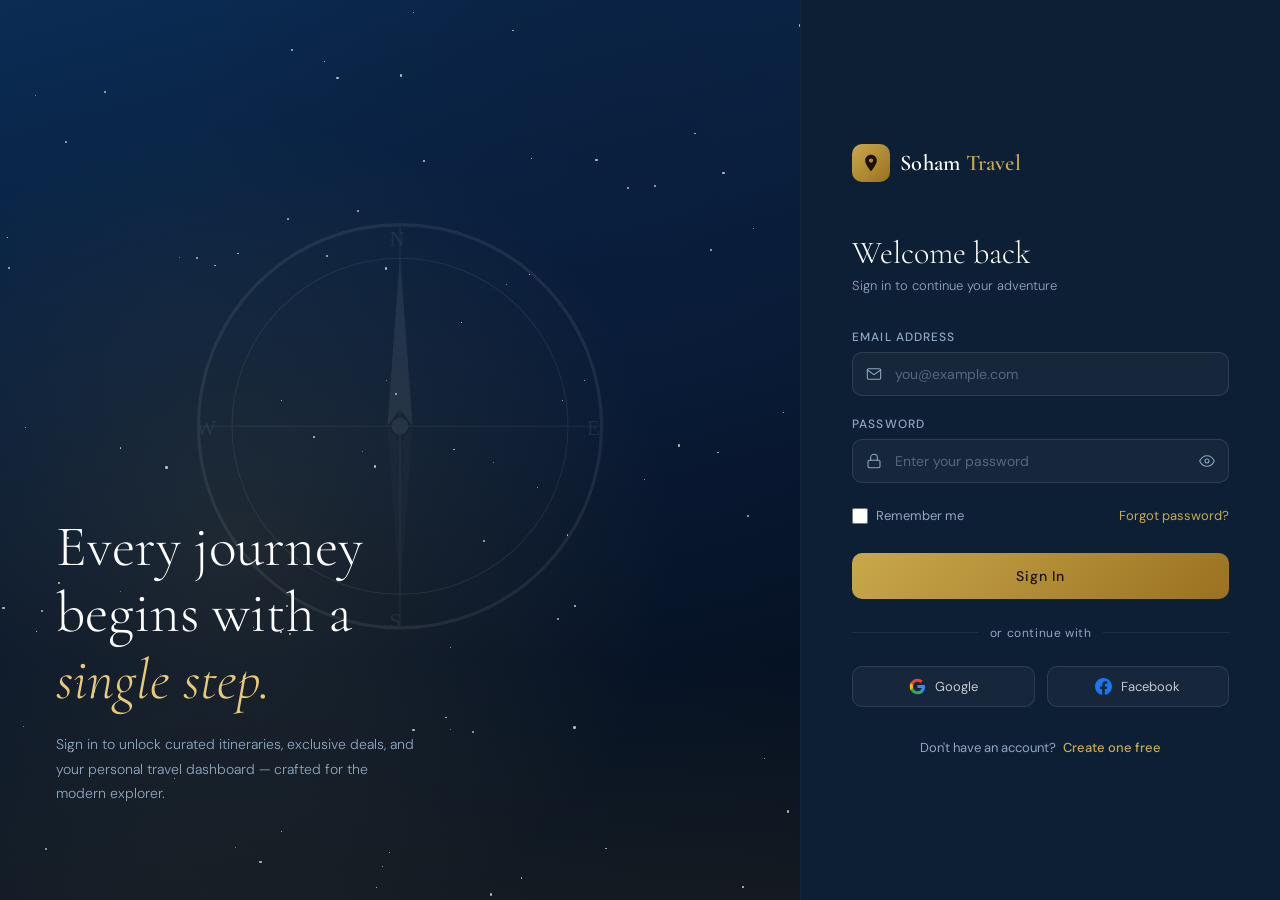
<file: login.html>
<!DOCTYPE html>
<html lang="en">
<head>
  <meta charset="UTF-8" />
  <meta name="viewport" content="width=device-width, initial-scale=1.0"/>
  <title>Login — Soham Travel</title>
  <link href="https://fonts.googleapis.com/css2?family=Cormorant+Garamond:ital,wght@0,300;0,400;0,600;1,300;1,400&family=DM+Sans:wght@300;400;500&display=swap" rel="stylesheet"/>
  <style>
    *, *::before, *::after { box-sizing: border-box; margin: 0; padding: 0; }

    :root {
      --navy: #0b1e3d;
      --deep: #07152b;
      --gold: #c9a84c;
      --gold-light: #e8c97a;
      --sand: #f5efe4;
      --mist: #d6e4f0;
      --white: #ffffff;
      --text-muted: #8fa8c2;
    }

    html, body {
      height: 100%;
      font-family: 'DM Sans', sans-serif;
      background: var(--deep);
      color: var(--white);
    }

    /* ── Layout ── */
    .page {
      display: grid;
      grid-template-columns: 1fr 480px;
      min-height: 100vh;
    }

    /* ── Left Panel ── */
    .hero {
      position: relative;
      overflow: hidden;
      background: var(--navy);
      display: flex;
      flex-direction: column;
      justify-content: flex-end;
      padding: 3.5rem;
    }

    .hero-bg {
      position: absolute; inset: 0;
      background:
        radial-gradient(ellipse at 30% 60%, rgba(201,168,76,0.12) 0%, transparent 55%),
        radial-gradient(ellipse at 80% 20%, rgba(11,30,61,0.6) 0%, transparent 50%),
        linear-gradient(165deg, #0b2c54 0%, #07152b 60%, #040e1c 100%);
    }

    /* Stars */
    .stars { position: absolute; inset: 0; pointer-events: none; }
    .star {
      position: absolute;
      border-radius: 50%;
      background: rgba(255,255,255,0.7);
      animation: twinkle 3s infinite ease-in-out alternate;
    }

    @keyframes twinkle {
      0%   { opacity: 0.2; transform: scale(1); }
      100% { opacity: 0.9; transform: scale(1.4); }
    }

    /* Compass decoration */
    .compass-wrap {
      position: absolute;
      top: 50%; left: 50%;
      transform: translate(-50%, -55%);
      opacity: 0.07;
    }
    .compass-wrap svg { width: 420px; height: 420px; }

    /* Horizon glow */
    .horizon {
      position: absolute;
      bottom: 0; left: 0; right: 0;
      height: 240px;
      background: linear-gradient(to top, rgba(201,168,76,0.08), transparent);
      pointer-events: none;
    }

    /* Content */
    .hero-content { position: relative; z-index: 2; }



    .hero-title {
      font-family: 'Cormorant Garamond', serif;
      font-size: clamp(2.8rem, 4.5vw, 4.2rem);
      font-weight: 300;
      line-height: 1.15;
      color: var(--white);
      margin-bottom: 1.2rem;
    }
    .hero-title em {
      font-style: italic;
      color: var(--gold-light);
    }

    .hero-sub {
      font-size: 14px;
      font-weight: 300;
      color: var(--text-muted);
      line-height: 1.75;
      max-width: 360px;
      margin-bottom: 2.4rem;
    }



    /* ── Right Panel (Form) ── */
    .form-panel {
      background: #0d1f35;
      display: flex;
      flex-direction: column;
      justify-content: center;
      padding: 3rem 3.2rem;
      position: relative;
      border-left: 1px solid rgba(255,255,255,0.04);
    }

    /* Top brand bar */
    .brand {
      display: flex;
      align-items: center;
      gap: 10px;
      margin-bottom: 3.2rem;
    }
    .brand-icon {
      width: 38px; height: 38px;
      border-radius: 10px;
      background: linear-gradient(135deg, var(--gold) 0%, #9a7120 100%);
      display: flex; align-items: center; justify-content: center;
      flex-shrink: 0;
    }
    .brand-icon svg { width: 20px; height: 20px; }
    .brand-name {
      font-family: 'Cormorant Garamond', serif;
      font-size: 1.4rem;
      font-weight: 600;
      color: var(--white);
      letter-spacing: 0.01em;
    }
    .brand-name span { color: var(--gold); }

    /* Form headings */
    .form-heading {
      font-family: 'Cormorant Garamond', serif;
      font-size: 2rem;
      font-weight: 300;
      color: var(--white);
      margin-bottom: .35rem;
    }
    .form-subheading {
      font-size: 13px;
      color: var(--text-muted);
      margin-bottom: 2.2rem;
      font-weight: 300;
    }

    /* Field group */
    .field { margin-bottom: 1.25rem; }
    .field label {
      display: block;
      font-size: 12px;
      letter-spacing: 0.09em;
      text-transform: uppercase;
      color: var(--text-muted);
      margin-bottom: 7px;
      font-weight: 500;
    }

    .input-wrap { position: relative; }
    .input-wrap .icon {
      position: absolute;
      left: 14px; top: 50%;
      transform: translateY(-50%);
      color: var(--text-muted);
      display: flex; align-items: center;
      pointer-events: none;
    }
    .input-wrap .toggle-pw {
      position: absolute;
      right: 14px; top: 50%;
      transform: translateY(-50%);
      background: none; border: none;
      cursor: pointer; color: var(--text-muted);
      display: flex; align-items: center;
      padding: 0;
      transition: color .2s;
    }
    .input-wrap .toggle-pw:hover { color: var(--gold); }

    .field input[type="email"],
    .field input[type="password"],
    .field input[type="text"] {
      width: 100%;
      padding: 12px 44px 12px 42px;
      background: rgba(255,255,255,0.04);
      border: 1px solid rgba(255,255,255,0.1);
      border-radius: 10px;
      color: var(--white);
      font-size: 14px;
      font-family: 'DM Sans', sans-serif;
      transition: border-color .25s, background .25s;
      outline: none;
    }
    .field input:focus {
      border-color: var(--gold);
      background: rgba(201,168,76,0.04);
    }
    .field input::placeholder { color: rgba(143,168,194,0.5); }

    /* Remember + forgot */
    .row-options {
      display: flex;
      align-items: center;
      justify-content: space-between;
      margin: .25rem 0 1.8rem;
    }
    .remember {
      display: flex;
      align-items: center;
      gap: 8px;
      cursor: pointer;
      user-select: none;
    }
    .remember input[type="checkbox"] {
      width: 16px; height: 16px;
      accent-color: var(--gold);
      cursor: pointer;
      border-radius: 4px;
    }
    .remember span {
      font-size: 13px;
      color: var(--text-muted);
    }
    .forgot {
      font-size: 13px;
      color: var(--gold);
      text-decoration: none;
      transition: color .2s;
    }
    .forgot:hover { color: var(--gold-light); }

    /* Login button */
    .btn-login {
      width: 100%;
      padding: 14px;
      background: linear-gradient(135deg, var(--gold) 0%, #9a7120 100%);
      border: none;
      border-radius: 10px;
      color: #1a0f00;
      font-size: 14px;
      font-weight: 500;
      font-family: 'DM Sans', sans-serif;
      letter-spacing: 0.06em;
      cursor: pointer;
      transition: opacity .2s, transform .15s;
      position: relative;
      overflow: hidden;
    }
    .btn-login::after {
      content: '';
      position: absolute; inset: 0;
      background: rgba(255,255,255,0);
      transition: background .2s;
    }
    .btn-login:hover { opacity: .92; transform: translateY(-1px); }
    .btn-login:active { transform: translateY(0); }

    /* Divider */
    .divider {
      display: flex;
      align-items: center;
      gap: 12px;
      margin: 1.6rem 0;
    }
    .divider::before, .divider::after {
      content: '';
      flex: 1;
      height: 1px;
      background: rgba(255,255,255,0.08);
    }
    .divider span {
      font-size: 12px;
      color: var(--text-muted);
      white-space: nowrap;
      letter-spacing: 0.05em;
    }

    /* Social buttons */
    .socials {
      display: grid;
      grid-template-columns: 1fr 1fr;
      gap: 12px;
      margin-bottom: 2rem;
    }
    .btn-social {
      display: flex;
      align-items: center;
      justify-content: center;
      gap: 9px;
      padding: 11px 16px;
      background: rgba(255,255,255,0.04);
      border: 1px solid rgba(255,255,255,0.1);
      border-radius: 10px;
      color: rgba(255,255,255,0.75);
      font-size: 13px;
      font-family: 'DM Sans', sans-serif;
      cursor: pointer;
      transition: background .2s, border-color .2s, color .2s;
    }
    .btn-social:hover {
      background: rgba(255,255,255,0.07);
      border-color: rgba(255,255,255,0.2);
      color: var(--white);
    }
    .btn-social svg { flex-shrink: 0; }

    /* Sign up */
    .signup-row {
      text-align: center;
      font-size: 13px;
      color: var(--text-muted);
    }
    .signup-row a {
      color: var(--gold);
      text-decoration: none;
      font-weight: 500;
      margin-left: 4px;
      transition: color .2s;
    }
    .signup-row a:hover { color: var(--gold-light); }

    /* Error message */
    .error-msg {
      display: none;
      background: rgba(226,75,74,0.12);
      border: 1px solid rgba(226,75,74,0.3);
      border-radius: 8px;
      padding: 10px 14px;
      font-size: 13px;
      color: #f09595;
      margin-bottom: 1.2rem;
      align-items: center;
      gap: 8px;
    }

    /* ── Animations ── */
    @keyframes fadeUp {
      from { opacity: 0; transform: translateY(18px); }
      to   { opacity: 1; transform: translateY(0); }
    }
    .form-panel > * {
      animation: fadeUp .5s ease both;
    }
    .brand          { animation-delay: .05s; }
    .form-heading   { animation-delay: .12s; }
    .form-subheading{ animation-delay: .16s; }
    .field:nth-of-type(1){ animation-delay: .20s; }
    .field:nth-of-type(2){ animation-delay: .25s; }
    .row-options    { animation-delay: .29s; }
    .btn-login      { animation-delay: .33s; }
    .divider        { animation-delay: .37s; }
    .socials        { animation-delay: .40s; }
    .signup-row     { animation-delay: .44s; }

    /* ── Responsive ── */
    @media (max-width: 860px) {
      .page { grid-template-columns: 1fr; }
      .hero { display: none; }
      .form-panel { padding: 2.5rem 1.8rem; }
    }
  </style>
</head>
<body>

<div class="page">

  <!-- ── Left Hero Panel ── -->
  <div class="hero">
    <div class="hero-bg"></div>

    <!-- Animated stars -->
    <div class="stars" id="stars"></div>

    <!-- Compass SVG watermark -->
    <div class="compass-wrap">
      <svg viewBox="0 0 200 200" fill="none" xmlns="http://www.w3.org/2000/svg">
        <circle cx="100" cy="100" r="96" stroke="white" stroke-width="1.5"/>
        <circle cx="100" cy="100" r="80" stroke="white" stroke-width="0.5"/>
        <circle cx="100" cy="100" r="4" fill="white"/>
        <!-- Cardinal lines -->
        <line x1="100" y1="4" x2="100" y2="196" stroke="white" stroke-width="0.5"/>
        <line x1="4" y1="100" x2="196" y2="100" stroke="white" stroke-width="0.5"/>
        <!-- Needle N -->
        <polygon points="100,18 94,100 100,92 106,100" fill="white"/>
        <!-- Needle S -->
        <polygon points="100,182 94,100 100,108 106,100" fill="rgba(255,255,255,0.3)"/>
        <!-- N label -->
        <text x="95" y="14" fill="white" font-size="10" font-family="serif">N</text>
        <text x="95" y="196" fill="white" font-size="10" font-family="serif">S</text>
        <text x="3"  y="104" fill="white" font-size="10" font-family="serif">W</text>
        <text x="189" y="104" fill="white" font-size="10" font-family="serif">E</text>
      </svg>
    </div>

    <div class="horizon"></div>

    <div class="hero-content">
      <h1 class="hero-title">
        Every journey<br/>begins with a<br/><em>single step.</em>
      </h1>
      <p class="hero-sub">
        Sign in to unlock curated itineraries, exclusive deals, and your personal travel dashboard — crafted for the modern explorer.
      </p>
    </div>
  </div>

  <!-- ── Right Form Panel ── -->
  <div class="form-panel">

    <!-- Brand -->
    <div class="brand">
      <div class="brand-icon">
        <svg viewBox="0 0 24 24" fill="none" xmlns="http://www.w3.org/2000/svg">
          <path d="M12 2C8.13 2 5 5.13 5 9c0 5.25 7 13 7 13s7-7.75 7-13c0-3.87-3.13-7-7-7zm0 9.5c-1.38 0-2.5-1.12-2.5-2.5S10.62 6.5 12 6.5s2.5 1.12 2.5 2.5S13.38 11.5 12 11.5z" fill="#1a0f00"/>
        </svg>
      </div>
      <div class="brand-name">Soham <span>Travel</span></div>
    </div>

    <h2 class="form-heading">Welcome back</h2>
    <p class="form-subheading">Sign in to continue your adventure</p>

    <!-- Error (hidden by default) -->
    <div class="error-msg" id="errorMsg">
      <svg width="16" height="16" viewBox="0 0 24 24" fill="none"><circle cx="12" cy="12" r="10" stroke="#f09595" stroke-width="2"/><path d="M12 8v4M12 16h.01" stroke="#f09595" stroke-width="2" stroke-linecap="round"/></svg>
      <span id="errorText">Invalid email or password.</span>
    </div>

    <!-- Email -->
    <div class="field">
      <label for="email">Email Address</label>
      <div class="input-wrap">
        <span class="icon">
          <svg width="16" height="16" viewBox="0 0 24 24" fill="none"><path d="M4 4h16c1.1 0 2 .9 2 2v12c0 1.1-.9 2-2 2H4c-1.1 0-2-.9-2-2V6c0-1.1.9-2 2-2z" stroke="#8fa8c2" stroke-width="1.6" stroke-linecap="round"/><polyline points="22,6 12,13 2,6" stroke="#8fa8c2" stroke-width="1.6" stroke-linecap="round"/></svg>
        </span>
        <input type="email" id="email" placeholder="you@example.com" autocomplete="email"/>
      </div>
    </div>

    <!-- Password -->
    <div class="field">
      <label for="password">Password</label>
      <div class="input-wrap">
        <span class="icon">
          <svg width="16" height="16" viewBox="0 0 24 24" fill="none"><rect x="3" y="11" width="18" height="11" rx="2" stroke="#8fa8c2" stroke-width="1.6"/><path d="M7 11V7a5 5 0 0 1 10 0v4" stroke="#8fa8c2" stroke-width="1.6" stroke-linecap="round"/></svg>
        </span>
        <input type="password" id="password" placeholder="Enter your password" autocomplete="current-password"/>
        <button class="toggle-pw" type="button" id="togglePw" aria-label="Toggle password visibility">
          <svg id="eyeIcon" width="16" height="16" viewBox="0 0 24 24" fill="none">
            <path d="M1 12s4-8 11-8 11 8 11 8-4 8-11 8-11-8-11-8z" stroke="#8fa8c2" stroke-width="1.6"/>
            <circle cx="12" cy="12" r="3" stroke="#8fa8c2" stroke-width="1.6"/>
          </svg>
        </button>
      </div>
    </div>

    <!-- Remember + Forgot -->
    <div class="row-options">
      <label class="remember">
        <input type="checkbox" id="rememberMe"/>
        <span>Remember me</span>
      </label>
      <a href="#" class="forgot" onclick="forgotPassword()">Forgot password?</a>
    </div>

    <!-- Login button -->
    <button class="btn-login" id="loginBtn" type="button">Sign In</button>

    <!-- Divider -->
    <div class="divider"><span>or continue with</span></div>

    <!-- Social -->
    <div class="socials">
      <button class="btn-social" type="button" onclick="socialLogin('Google')">
  <svg width="17" height="17" viewBox="0 0 24 24"><path d="M22.56 12.25c0-.78-.07-1.53-.2-2.25H12v4.26h5.92c-.26 1.37-1.04 2.53-2.21 3.31v2.77h3.57c2.08-1.92 3.28-4.74 3.28-8.09z" fill="#4285F4"/><path d="M12 23c2.97 0 5.46-.98 7.28-2.66l-3.57-2.77c-.98.66-2.23 1.06-3.71 1.06-2.86 0-5.29-1.93-6.16-4.53H2.18v2.84C3.99 20.53 7.7 23 12 23z" fill="#34A853"/><path d="M5.84 14.09c-.22-.66-.35-1.36-.35-2.09s.13-1.43.35-2.09V7.07H2.18C1.43 8.55 1 10.22 1 12s.43 3.45 1.18 4.93l2.85-2.22.81-.62z" fill="#FBBC05"/><path d="M12 5.38c1.62 0 3.06.56 4.21 1.64l3.15-3.15C17.45 2.09 14.97 1 12 1 7.7 1 3.99 3.47 2.18 7.07l3.66 2.84c.87-2.6 3.3-4.53 6.16-4.53z" fill="#EA4335"/></svg>
  Google
</button>
<button class="btn-social" type="button" onclick="socialLogin('Facebook')">
  <svg width="17" height="17" viewBox="0 0 24 24" fill="none"><path d="M24 12.073c0-6.627-5.373-12-12-12s-12 5.373-12 12c0 5.99 4.388 10.954 10.125 11.854v-8.385H7.078v-3.47h3.047V9.43c0-3.007 1.792-4.669 4.533-4.669 1.312 0 2.686.235 2.686.235v2.953H15.83c-1.491 0-1.956.925-1.956 1.874v2.25h3.328l-.532 3.47h-2.796v8.385C19.612 23.027 24 18.062 24 12.073z" fill="#1877F2"/></svg>
  Facebook
</button>
    </div>

    <!-- Sign up -->
    <p class="signup-row">
      Don't have an account?
      <a href="register.html">Create one free</a>
    </p>

  </div>
</div>

<script>
  // Generate stars
  function socialLogin(provider) {
  alert(provider + ' login coming soon! Please use email and password to login.');
}
async function forgotPassword() {
  const email = document.getElementById('email').value.trim();

  if (!email) {
    showError('Please enter your email address first!');
    return;
  }

  try {
    const response = await fetch('https://sohamtravel-backend-production.up.railway.app/api/auth/forgot-password', {
      method: 'POST',
      headers: { 'Content-Type': 'application/json' },
      body: JSON.stringify({ email })
    });

    const data = await response.json();

    if (response.ok) {
      alert('✅ Password reset link sent to your email!');
    } else {
      showError(data.message);
    }
  } catch (err) {
    showError('Cannot connect to server!');
  }
}
  const starsEl = document.getElementById('stars');
  for (let i = 0; i < 90; i++) {
    const s = document.createElement('div');
    s.className = 'star';
    const size = Math.random() * 2.2 + .6;
    s.style.cssText = `
      width:${size}px; height:${size}px;
      top:${Math.random()*100}%;
      left:${Math.random()*100}%;
      animation-delay:${Math.random()*4}s;
      animation-duration:${2+Math.random()*3}s;
    `;
    starsEl.appendChild(s);
  }

  // Toggle password visibility
  const pwInput = document.getElementById('password');
  const togglePw = document.getElementById('togglePw');
  const eyeIcon = document.getElementById('eyeIcon');

  const eyeOpen  = `<path d="M1 12s4-8 11-8 11 8 11 8-4 8-11 8-11-8-11-8z" stroke="#c9a84c" stroke-width="1.6"/><circle cx="12" cy="12" r="3" stroke="#c9a84c" stroke-width="1.6"/>`;
  const eyeClosed= `<path d="M17.94 17.94A10.07 10.07 0 0 1 12 20c-7 0-11-8-11-8a18.45 18.45 0 0 1 5.06-5.94M9.9 4.24A9.12 9.12 0 0 1 12 4c7 0 11 8 11 8a18.5 18.5 0 0 1-2.16 3.19m-6.72-1.07a3 3 0 1 1-4.24-4.24" stroke="#c9a84c" stroke-width="1.6" stroke-linecap="round"/><line x1="1" y1="1" x2="23" y2="23" stroke="#c9a84c" stroke-width="1.6" stroke-linecap="round"/>`;

  togglePw.addEventListener('click', () => {
    const isText = pwInput.type === 'text';
    pwInput.type = isText ? 'password' : 'text';
    eyeIcon.innerHTML = isText ? eyeOpen : eyeClosed;
  });

  // Login validation
  const loginBtn = document.getElementById('loginBtn');
  const errorMsg = document.getElementById('errorMsg');
  const errorText= document.getElementById('errorText');

  loginBtn.addEventListener('click', async () => {
  const email    = document.getElementById('email').value.trim();
  const password = document.getElementById('password').value;

  if (!email || !password) {
    showError('Please fill in all fields.');
    return;
  }

  loginBtn.textContent = 'Signing in…';
  loginBtn.disabled = true;

  try {
    const response = await fetch('https://sohamtravel-backend-production.up.railway.app/api/auth/login',{
      method: 'POST',
      headers: { 'Content-Type': 'application/json' },
      body: JSON.stringify({ email, password })
    });

    const data = await response.json();

    if (!response.ok) {
      showError(data.message);
      loginBtn.textContent = 'Sign In';
      loginBtn.disabled = false;
      return;
    }

    localStorage.setItem('soham_token', data.token);
    localStorage.setItem('soham_user', JSON.stringify(data.user));

    window.location.href = 'home.html';

  } catch (err) {
    showError('Cannot connect to server. Is it running?');
    loginBtn.textContent = 'Sign In';
    loginBtn.disabled = false;
  }
});
  function showError(msg) {
    errorText.textContent = msg;
    errorMsg.style.display = 'flex';
    errorMsg.scrollIntoView({ behavior: 'smooth', block: 'nearest' });
  }

  // Dismiss error on input
  ['email','password'].forEach(id => {
    document.getElementById(id).addEventListener('input', () => {
      errorMsg.style.display = 'none';
    });
  });
</script>
</body>
</html>
</file>
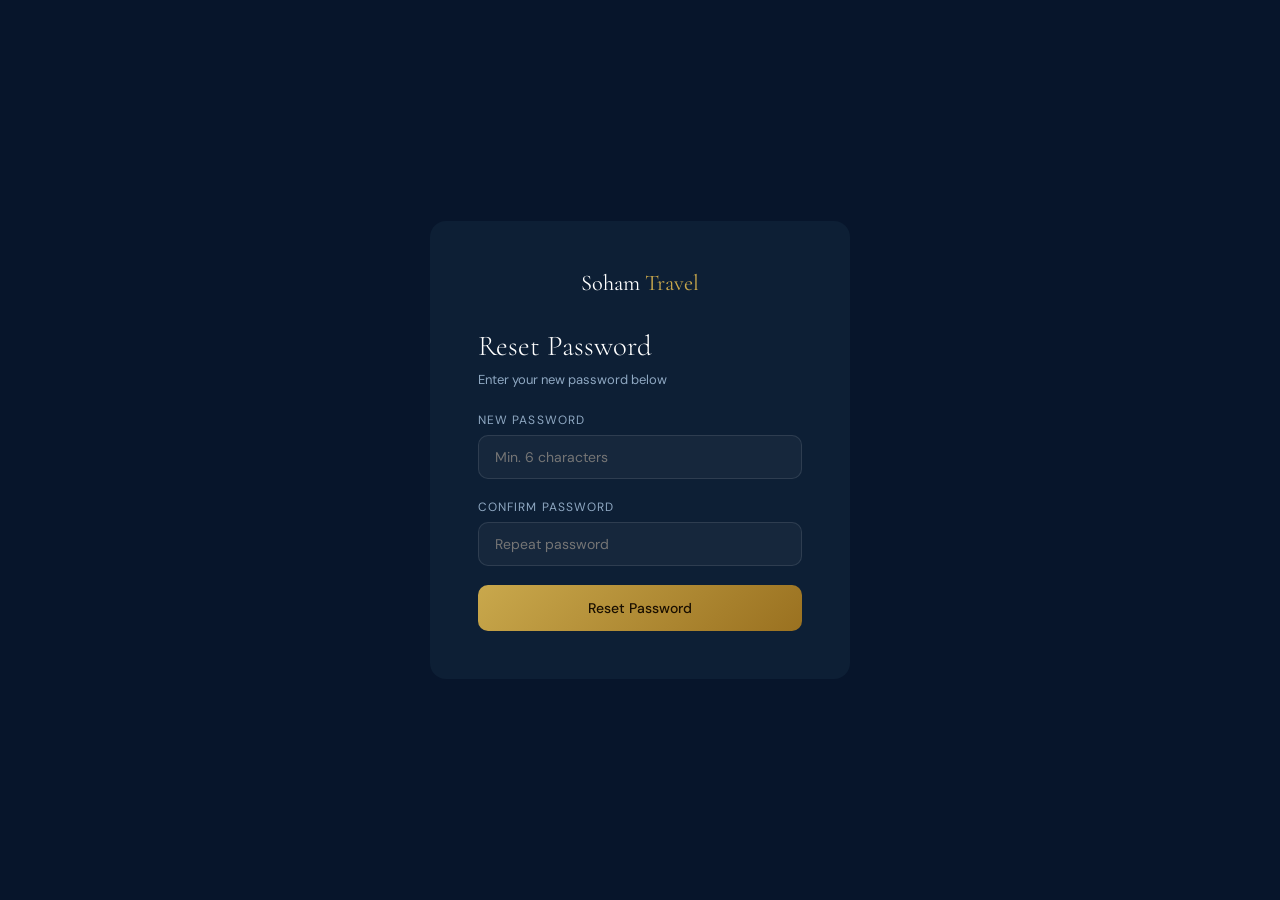
<file: reset-password.html>
<!DOCTYPE html>
<html lang="en">
<head>
  <meta charset="UTF-8"/>
  <meta name="viewport" content="width=device-width, initial-scale=1.0"/>
  <title>Reset Password — Soham Travel</title>
  <link href="https://fonts.googleapis.com/css2?family=Cormorant+Garamond:ital,wght@0,300;0,400;0,600;1,300;1,400&family=DM+Sans:wght@300;400;500&display=swap" rel="stylesheet"/>
  <style>
    *, *::before, *::after { box-sizing: border-box; margin: 0; padding: 0; }
    body { font-family: 'DM Sans', sans-serif; background: #07152b; color: #fff; min-height: 100vh; display: flex; align-items: center; justify-content: center; }
    .card { background: #0d1f35; padding: 3rem; border-radius: 16px; width: 100%; max-width: 420px; margin: 20px; }
    .brand { font-family: 'Cormorant Garamond', serif; font-size: 1.4rem; color: #fff; margin-bottom: 2rem; text-align: center; }
    .brand span { color: #c9a84c; }
    h2 { font-family: 'Cormorant Garamond', serif; font-size: 1.8rem; font-weight: 300; margin-bottom: .5rem; }
    p { font-size: 13px; color: #8fa8c2; margin-bottom: 1.5rem; }
    label { display: block; font-size: 12px; letter-spacing: .09em; text-transform: uppercase; color: #8fa8c2; margin-bottom: 7px; }
    input { width: 100%; padding: 12px 16px; background: rgba(255,255,255,.04); border: 1px solid rgba(255,255,255,.1); border-radius: 10px; color: #fff; font-size: 14px; font-family: 'DM Sans', sans-serif; outline: none; margin-bottom: 1.2rem; }
    input:focus { border-color: #c9a84c; }
    button { width: 100%; padding: 14px; background: linear-gradient(135deg, #c9a84c, #9a7120); border: none; border-radius: 10px; color: #1a0f00; font-size: 14px; font-weight: 500; cursor: pointer; font-family: 'DM Sans', sans-serif; }
    .msg { padding: 10px 14px; border-radius: 8px; font-size: 13px; margin-bottom: 1rem; display: none; }
    .error { background: rgba(226,75,74,.12); border: 1px solid rgba(226,75,74,.3); color: #f09595; }
    .success { background: rgba(46,160,67,.12); border: 1px solid rgba(46,160,67,.3); color: #7ee89a; }
  </style>
</head>
<body>
<div class="card">
  <div class="brand">Soham <span>Travel</span></div>
  <h2>Reset Password</h2>
  <p>Enter your new password below</p>
  <div class="msg error" id="errorMsg"></div>
  <div class="msg success" id="successMsg"></div>
  <label>New Password</label>
  <input type="password" id="newPassword" placeholder="Min. 6 characters"/>
  <label>Confirm Password</label>
  <input type="password" id="confirmPassword" placeholder="Repeat password"/>
  <button onclick="resetPassword()">Reset Password</button>
</div>

<script>
async function resetPassword() {
  const newPassword = document.getElementById('newPassword').value;
  const confirmPassword = document.getElementById('confirmPassword').value;

  if (!newPassword || !confirmPassword) {
    showMsg('error', 'Please fill in all fields!');
    return;
  }
  if (newPassword !== confirmPassword) {
    showMsg('error', 'Passwords do not match!');
    return;
  }
  if (newPassword.length < 6) {
    showMsg('error', 'Password must be at least 6 characters!');
    return;
  }

  const params = new URLSearchParams(window.location.search);
  const token = params.get('token');
  const email = params.get('email');

  try {
    const response = await fetch('https://sohamtravel-backend-production.up.railway.app/api/auth/reset-password', {
      method: 'POST',
      headers: { 'Content-Type': 'application/json' },
      body: JSON.stringify({ email, token, newPassword })
    });

    const data = await response.json();

    if (response.ok) {
      showMsg('success', 'Password reset! Redirecting to login...');
      setTimeout(() => window.location.href = 'login.html', 2000);
    } else {
      showMsg('error', data.message);
    }
  } catch (err) {
    showMsg('error', 'Cannot connect to server!');
  }
}

function showMsg(type, msg) {
  const el = document.getElementById(type + 'Msg');
  el.textContent = msg;
  el.style.display = 'block';
}
</script>
</body>
</html>
</file>
<file: style.css>
/* ============================================
   SOHAM TRAVEL AGENCY — style.css
   ============================================ */

/* ── RESET & ROOT VARIABLES ── */
*, *::before, *::after {
  margin: 0;
  padding: 0;
  box-sizing: border-box;
}

:root {
  --sand:  #f5ede0;
  --clay:  #c4835a;
  --earth: #7a4f35;
  --night: #1a1209;
  --gold:  #d4a853;
  --fog:   #e8ddd0;
  --moss:  #4a6741;
}

html {
  scroll-behavior: smooth;
}

body {
  background: var(--night);
  color: var(--sand);
  font-family: 'DM Sans', sans-serif;
  font-weight: 300;
  overflow-x: hidden;
}

/* ── NOISE TEXTURE OVERLAY ── */
body::before {
  content: '';
  position: fixed;
  inset: 0;
  background-image: url("data:image/svg+xml,%3Csvg viewBox='0 0 256 256' xmlns='http://www.w3.org/2000/svg'%3E%3Cfilter id='n'%3E%3CfeTurbulence type='fractalNoise' baseFrequency='0.9' numOctaves='4' stitchTiles='stitch'/%3E%3C/filter%3E%3Crect width='100%25' height='100%25' filter='url(%23n)' opacity='0.04'/%3E%3C/svg%3E");
  pointer-events: none;
  z-index: 9999;
  opacity: 0.5;
}

/* ============================================
   NAVIGATION
   ============================================ */
nav {
  position: fixed;
  top: 0;
  width: 100%;
  z-index: 100;
  display: flex;
  justify-content: space-between;
  align-items: center;
  padding: 1.4rem 3rem;
  background: linear-gradient(to bottom, rgba(26,18,9,0.9), transparent);
  backdrop-filter: blur(2px);
}

.logo {
  font-family: 'Cormorant Garamond', serif;
  font-size: 1.6rem;
  font-weight: 300;
  letter-spacing: 0.12em;
  color: var(--gold);
}

.logo span {
  font-style: italic;
  color: var(--sand);
}

nav ul {
  list-style: none;
  display: flex;
  gap: 2.5rem;
}

nav a {
  text-decoration: none;
  color: var(--fog);
  font-size: 0.8rem;
  letter-spacing: 0.18em;
  text-transform: uppercase;
  transition: color 0.3s;
}

nav a:hover {
  color: var(--gold);
}

/* ============================================
   HERO SECTION
   ============================================ */
#hero {
  min-height: 100vh;
  background:
    linear-gradient(to bottom, rgba(26,18,9,0.3) 0%, rgba(26,18,9,0.7) 60%, var(--night) 100%),
    url('https://images.unsplash.com/photo-1476514525535-07fb3b4ae5f1?w=1600&q=80') center / cover no-repeat;
  display: flex;
  flex-direction: column;
  justify-content: flex-end;
  padding: 0 3rem 7rem;
}

.hero-tag {
  font-size: 0.72rem;
  letter-spacing: 0.28em;
  text-transform: uppercase;
  color: var(--gold);
  margin-bottom: 1.2rem;
}

.hero-title {
  font-family: 'Cormorant Garamond', serif;
  font-size: clamp(3.5rem, 8vw, 7rem);
  font-weight: 300;
  line-height: 1;
  color: var(--sand);
  margin-bottom: 1.4rem;
}

.hero-title em {
  font-style: italic;
  color: var(--gold);
}

.hero-sub {
  max-width: 42ch;
  font-size: 1rem;
  line-height: 1.7;
  color: var(--fog);
  opacity: 0.85;
  margin-bottom: 2.8rem;
}

.btn-primary {
  display: inline-block;
  padding: 0.9rem 2.4rem;
  border: 1px solid var(--gold);
  color: var(--gold);
  font-size: 0.78rem;
  letter-spacing: 0.2em;
  text-transform: uppercase;
  text-decoration: none;
  transition: background 0.3s, color 0.3s;
  cursor: pointer;
  background: transparent;
  font-family: 'DM Sans', sans-serif;
}

.btn-primary:hover {
  background: var(--gold);
  color: var(--night);
}

/* ============================================
   SHARED SECTION LABELS & TITLES
   ============================================ */
.section-label {
  font-size: 0.68rem;
  letter-spacing: 0.3em;
  text-transform: uppercase;
  color: var(--clay);
  margin-bottom: 0.8rem;
}

.section-title {
  font-family: 'Cormorant Garamond', serif;
  font-size: clamp(2.2rem, 4vw, 3.4rem);
  font-weight: 300;
  color: var(--sand);
  line-height: 1.15;
}

.section-title em {
  font-style: italic;
  color: var(--gold);
}

/* ============================================
   DESTINATIONS SECTION
   ============================================ */
#destinations {
  padding: 6rem 3rem;
}

.dest-header {
  margin-bottom: 4rem;
}

/* Grid layout */
.dest-grid {
  display: grid;
  grid-template-columns: repeat(2, 1fr);
  gap: 2px;
}

/* Individual card */
.dest-card {
  position: relative;
  overflow: hidden;
  cursor: pointer;
  aspect-ratio: 4 / 3;
}

/* First card spans 2 rows */
.dest-card:first-child {
  grid-row: span 2;
  aspect-ratio: auto;
}

.dest-card img {
  width: 100%;
  height: 100%;
  object-fit: cover;
  transition: transform 0.7s cubic-bezier(0.4, 0, 0.2, 1), filter 0.5s;
  filter: brightness(0.7) saturate(0.9);
}

.dest-card:hover img {
  transform: scale(1.06);
  filter: brightness(0.55) saturate(1.1);
}

/* Card overlay gradient */
.dest-overlay {
  position: absolute;
  inset: 0;
  background: linear-gradient(to top, rgba(26,18,9,0.92) 0%, rgba(26,18,9,0.1) 55%, transparent 100%);
  display: flex;
  flex-direction: column;
  justify-content: flex-end;
  padding: 2rem;
}

.dest-number {
  font-family: 'Cormorant Garamond', serif;
  font-size: 4rem;
  font-weight: 300;
  color: var(--gold);
  opacity: 0.15;
  position: absolute;
  top: 1rem;
  right: 1.2rem;
  line-height: 1;
}

.dest-region {
  font-size: 0.65rem;
  letter-spacing: 0.25em;
  text-transform: uppercase;
  color: var(--clay);
  margin-bottom: 0.4rem;
}

.dest-name {
  font-family: 'Cormorant Garamond', serif;
  font-size: clamp(1.6rem, 2.5vw, 2.2rem);
  font-weight: 400;
  color: var(--sand);
  margin-bottom: 0.5rem;
}

.dest-desc {
  font-size: 0.82rem;
  line-height: 1.6;
  color: var(--fog);
  opacity: 0;
  max-height: 0;
  overflow: hidden;
  transition: opacity 0.4s, max-height 0.5s;
}

.dest-card:hover .dest-desc {
  opacity: 1;
  max-height: 8rem;
}

/* Tag pills */
.dest-tags {
  display: flex;
  flex-wrap: wrap;
  gap: 0.4rem;
  margin-top: 0.8rem;
}

.tag {
  font-size: 0.62rem;
  letter-spacing: 0.14em;
  text-transform: uppercase;
  border: 1px solid rgba(212,168,83,0.4);
  color: var(--gold);
  padding: 0.2rem 0.6rem;
  border-radius: 2px;
}

/* Card CTA button */
.dest-cta {
  display: inline-block;
  margin-top: 1.1rem;
  font-size: 0.7rem;
  letter-spacing: 0.18em;
  text-transform: uppercase;
  color: var(--gold);
  text-decoration: none;
  background: none;
  border: none;
  border-bottom: 1px solid transparent;
  cursor: pointer;
  font-family: 'DM Sans', sans-serif;
  opacity: 0;
  transition: opacity 0.4s 0.1s, border-color 0.3s;
}

.dest-card:hover .dest-cta {
  opacity: 1;
  border-bottom-color: var(--gold);
}

/* ── DESTINATION DETAIL PANELS ── */
.dest-detail {
  display: none;
  padding: 3rem;
  background: #231a10;
  border-left: 3px solid var(--gold);
  animation: fadeIn 0.4s ease;
}

.dest-detail.active {
  display: grid;
  grid-template-columns: 1fr 1fr;
  gap: 3rem;
}

@keyframes fadeIn {
  from { opacity: 0; transform: translateY(8px); }
  to   { opacity: 1; transform: translateY(0); }
}

.detail-info h3 {
  font-family: 'Cormorant Garamond', serif;
  font-size: 2rem;
  font-weight: 400;
  color: var(--gold);
  margin-bottom: 0.4rem;
}

.detail-info .sub {
  font-size: 0.7rem;
  letter-spacing: 0.22em;
  color: var(--clay);
  text-transform: uppercase;
  margin-bottom: 1.2rem;
}

.detail-info p {
  font-size: 0.9rem;
  line-height: 1.8;
  color: var(--fog);
  margin-bottom: 1rem;
}

.detail-facts {
  display: grid;
  grid-template-columns: 1fr 1fr;
  gap: 1rem;
  margin-top: 1.4rem;
}

.fact {
  border: 1px solid rgba(212,168,83,0.2);
  padding: 0.9rem 1rem;
}

.fact-label {
  font-size: 0.6rem;
  letter-spacing: 0.22em;
  text-transform: uppercase;
  color: var(--clay);
}

.fact-value {
  font-family: 'Cormorant Garamond', serif;
  font-size: 1.3rem;
  color: var(--sand);
  margin-top: 0.2rem;
}

.detail-img {
  width: 100%;
  height: 300px;
  object-fit: cover;
  filter: brightness(0.85);
}

.detail-close {
  font-size: 0.7rem;
  letter-spacing: 0.2em;
  text-transform: uppercase;
  color: var(--clay);
  cursor: pointer;
  border: 1px solid rgba(196,131,90,0.3);
  padding: 0.5rem 1rem;
  background: none;
  transition: background 0.3s, color 0.3s;
  font-family: 'DM Sans', sans-serif;
  margin-top: 1.2rem;
  display: inline-block;
}

.detail-close:hover {
  background: var(--clay);
  color: var(--sand);
}

/* ============================================
   WHY US SECTION
   ============================================ */
#why {
  padding: 6rem 3rem;
  border-top: 1px solid rgba(212,168,83,0.12);
}

.why-grid {
  display: grid;
  grid-template-columns: repeat(3, 1fr);
  gap: 2rem;
  margin-top: 3.5rem;
}

.why-card {
  padding: 2rem;
  border: 1px solid rgba(212,168,83,0.12);
  transition: border-color 0.3s;
}

.why-card:hover {
  border-color: rgba(212,168,83,0.4);
}

.why-icon {
  font-size: 2rem;
  margin-bottom: 1rem;
}

.why-card h4 {
  font-family: 'Cormorant Garamond', serif;
  font-size: 1.3rem;
  color: var(--gold);
  margin-bottom: 0.6rem;
}

.why-card p {
  font-size: 0.85rem;
  line-height: 1.7;
  color: var(--fog);
  opacity: 0.8;
}

/* ============================================
   BOOKING SECTION
   ============================================ */
#booking {
  padding: 6rem 3rem;
  background: linear-gradient(135deg, #231a10 0%, #1a1209 100%);
  border-top: 1px solid rgba(212,168,83,0.12);
}

.booking-wrap {
  display: grid;
  grid-template-columns: 1fr 1.4fr;
  gap: 5rem;
  align-items: start;
}

.booking-info p {
  font-size: 0.9rem;
  line-height: 1.8;
  color: var(--fog);
  opacity: 0.8;
  margin-top: 1rem;
  margin-bottom: 2rem;
}

.contact-card {
  max-width: 320px;
  font-size: 0.8rem;
  color: var(--fog);
  line-height: 1.7;
}

/* Booking form layout */
.booking-form {
  display: flex;
  flex-direction: column;
  gap: 1.2rem;
}

.form-row {
  display: grid;
  grid-template-columns: 1fr 1fr;
  gap: 1.2rem;
}

.form-group {
  display: flex;
  flex-direction: column;
  gap: 0.45rem;
}

.form-group label {
  font-size: 0.65rem;
  letter-spacing: 0.22em;
  text-transform: uppercase;
  color: var(--clay);
}

.form-group input,
.form-group select,
.form-group textarea {
  background: rgba(255,255,255,0.04);
  border: 1px solid rgba(212,168,83,0.2);
  color: var(--sand);
  padding: 0.8rem 1rem;
  font-family: 'DM Sans', sans-serif;
  font-size: 0.88rem;
  outline: none;
  transition: border-color 0.3s;
  -webkit-appearance: none;
  appearance: none;
}

.form-group input:focus,
.form-group select:focus,
.form-group textarea:focus {
  border-color: var(--gold);
}

.form-group select option {
  background: #231a10;
}

.form-group textarea {
  resize: vertical;
  min-height: 90px;
}

.submit-btn {
  padding: 1rem 2.8rem;
  background: var(--gold);
  color: var(--night);
  border: none;
  font-family: 'DM Sans', sans-serif;
  font-size: 0.78rem;
  letter-spacing: 0.22em;
  text-transform: uppercase;
  cursor: pointer;
  transition: opacity 0.3s;
  align-self: flex-start;
  margin-top: 0.4rem;
}

.submit-btn:hover {
  opacity: 0.85;
}

.success-msg {
  display: none;
  background: rgba(74,103,65,0.2);
  border: 1px solid var(--moss);
  padding: 1.2rem 1.6rem;
  color: #8fbe84;
  font-size: 0.88rem;
  margin-top: 0.5rem;
}

/* ============================================
   FOOTER
   ============================================ */
footer {
  padding: 2.5rem 3rem;
  border-top: 1px solid rgba(212,168,83,0.12);
  display: flex;
  justify-content: space-between;
  align-items: center;
}

.footer-logo {
  font-family: 'Cormorant Garamond', serif;
  font-size: 1.2rem;
  color: var(--gold);
  letter-spacing: 0.1em;
}

footer p {
  font-size: 0.75rem;
  color: var(--fog);
  opacity: 0.45;
}

/* ============================================
   RESPONSIVE — MOBILE
   ============================================ */
@media (max-width: 900px) {

  nav ul {
    display: none;
  }

  .dest-grid {
    grid-template-columns: 1fr;
  }

  .dest-card:first-child {
    aspect-ratio: 4 / 3;
    grid-row: auto;
  }

  .dest-detail.active {
    grid-template-columns: 1fr;
    gap: 1.5rem;
  }

  .booking-wrap {
    grid-template-columns: 1fr;
    gap: 2.5rem;
  }

  .form-row {
    grid-template-columns: 1fr;
  }

  .why-grid {
    grid-template-columns: 1fr;
  }

  #hero {
    padding: 0 1.5rem 5rem;
  }

  #destinations,
  #why,
  #booking {
    padding: 4rem 1.5rem;
  }

  footer {
    flex-direction: column;
    gap: 0.8rem;
    text-align: center;
  }
}
</file>
